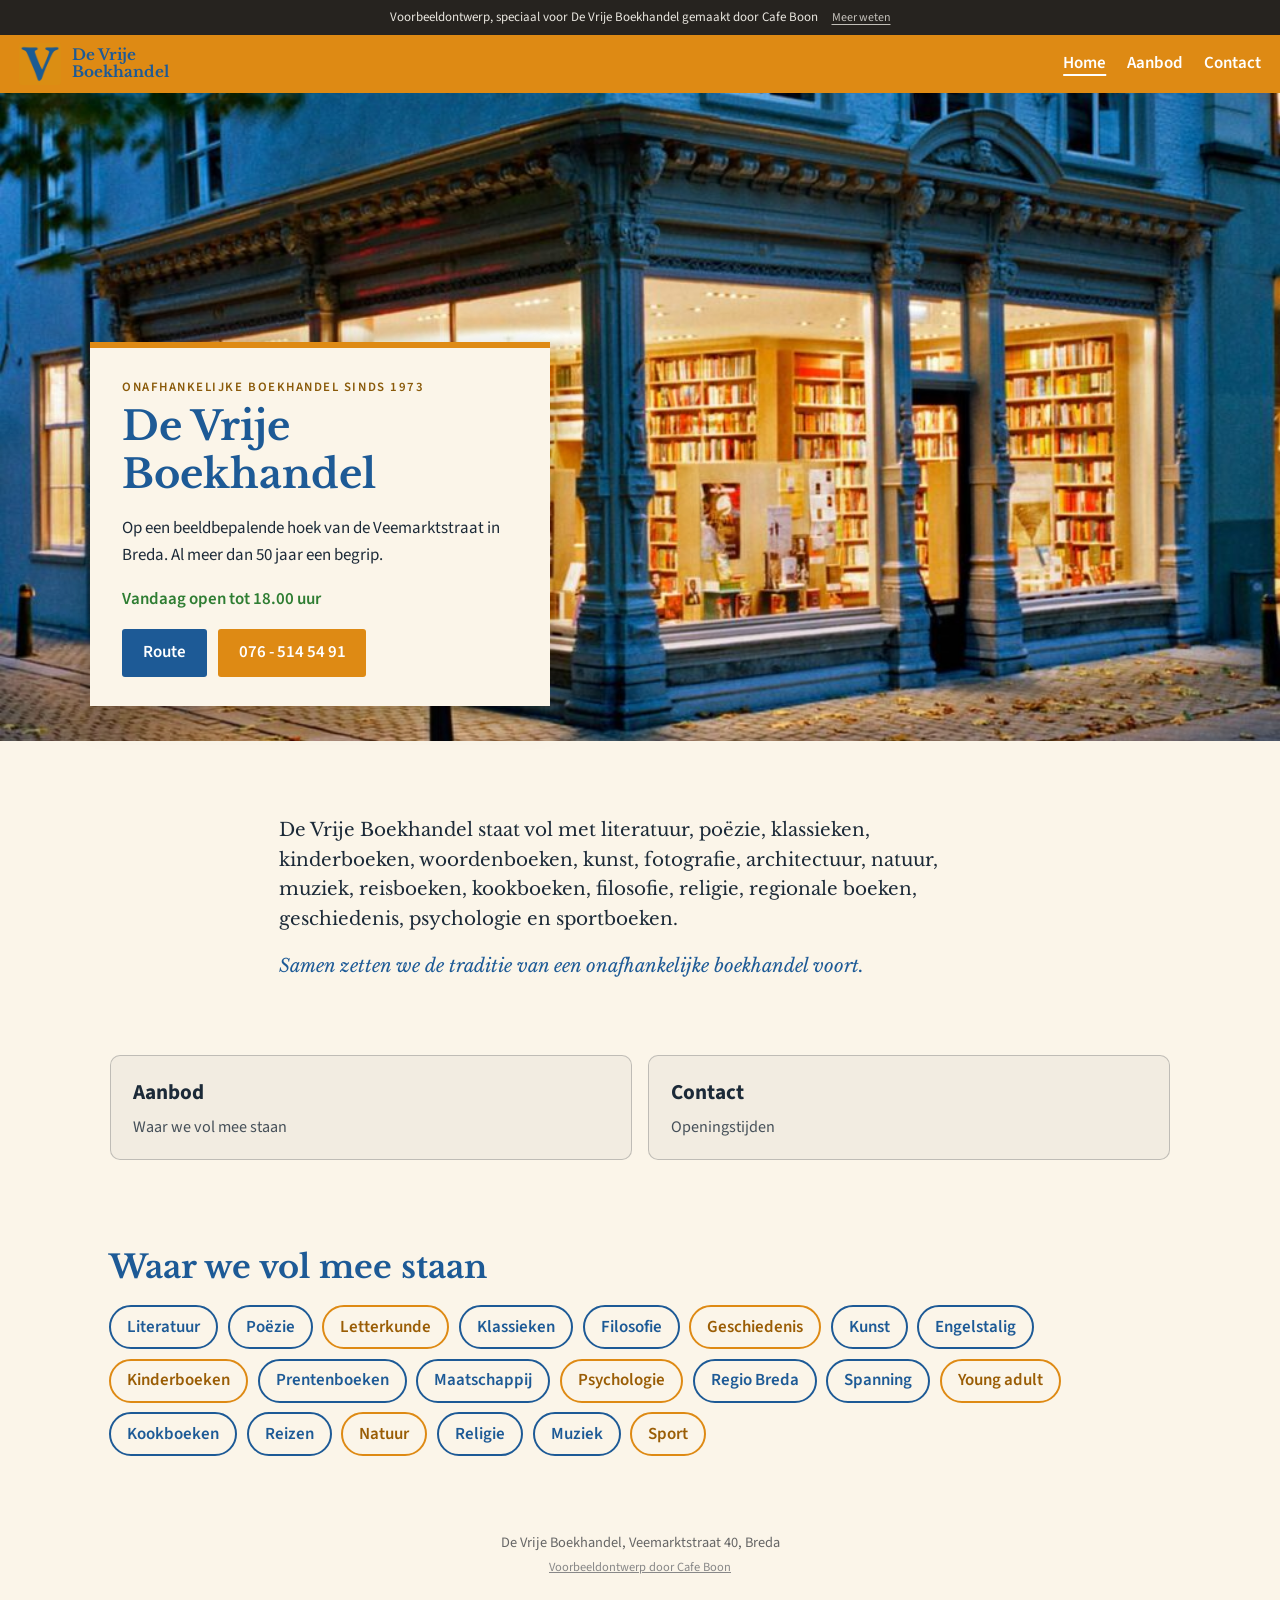
<file: index.html>
<!doctype html>
<html lang="nl">
<head>
<meta charset="utf-8">
<meta name="viewport" content="width=device-width, initial-scale=1">
<meta name="robots" content="noindex">
<title>De Vrije Boekhandel - Veemarktstraat 40 Breda</title>
<meta name="description" content="De Vrije Boekhandel, onafhankelijke boekhandel op een beeldbepalende hoek van de Veemarktstraat in Breda. Open van maandag tot en met zondag.">
<meta property="og:title" content="De Vrije Boekhandel Breda">
<meta property="og:description" content="Onafhankelijke boekhandel sinds 1973, Veemarktstraat 40 in Breda.">
<meta property="og:image" content="images/winkel.jpg">
<link rel="icon" href="images/logo.png">
<link rel="preconnect" href="https://fonts.googleapis.com">
<link rel="preconnect" href="https://fonts.gstatic.com" crossorigin>
<link href="https://fonts.googleapis.com/css2?family=Libre+Baskerville:ital,wght@0,400;0,700;1,400&family=Source+Sans+3:wght@400;600&display=swap" rel="stylesheet">
<link rel="stylesheet" href="style.css">
</head>
<body>
<div class="vb-banner" role="note"><span>Voorbeeldontwerp, speciaal voor De Vrije Boekhandel gemaakt door Cafe Boon</span><a href="https://cafeboon.com">Meer weten</a></div>
<header class="top">
<a class="brand" href="index.html"><img alt="" src="images/logo.png"/><span>De Vrije<br/>Boekhandel</span></a>
<nav><a aria-current="page" href="index.html">Home</a><a href="aanbod.html">Aanbod</a><a href="contact.html">Contact</a></nav>
</header>
<div aria-label="Pagina's" class="sn-bar" role="navigation"><a aria-current="page" class="sn-link" href="index.html">Home</a><a class="sn-link" href="aanbod.html">Aanbod</a><a class="sn-link" href="contact.html">Contact</a></div>
<section class="hero">
<img alt="De Vrije Boekhandel op de hoek van de Veemarktstraat" src="images/winkel.jpg"/>
<div class="hero-card">
<p class="kicker">Onafhankelijke boekhandel sinds 1973</p>
<h1>De Vrije Boekhandel</h1>
<p>Op een beeldbepalende hoek van de Veemarktstraat in Breda. Al meer dan 50 jaar een begrip.</p>
<p class="status" id="status"></p>
<div class="actions">
<a class="btn" href="https://www.google.com/maps/dir/?api=1&amp;destination=Veemarktstraat+40+4811+ZG+Breda">Route</a>
<a class="btn alt" href="tel:+31765145491">076 - 514 54 91</a>
</div>
</div>
</section>
<section class="intro">
<p>De Vrije Boekhandel staat vol met literatuur, poëzie, klassieken, kinderboeken, woordenboeken, kunst, fotografie, architectuur, natuur, muziek, reisboeken, kookboeken, filosofie, religie, regionale boeken, geschiedenis, psychologie en sportboeken.</p>
<p class="trad">Samen zetten we de traditie van een onafhankelijke boekhandel voort.</p>
</section>
<div class="sn-cards"><a class="sn-card" href="aanbod.html"><strong>Aanbod</strong><span>Waar we vol mee staan</span></a><a class="sn-card" href="contact.html"><strong>Contact</strong><span>Openingstijden</span></a></div>
<section class="wrap">
<h2>Waar we vol mee staan</h2>
<ul class="topics">
<li>Literatuur</li><li>Poëzie</li><li>Letterkunde</li><li>Klassieken</li><li>Filosofie</li><li>Geschiedenis</li>
<li>Kunst</li><li>Engelstalig</li><li>Kinderboeken</li><li>Prentenboeken</li><li>Maatschappij</li><li>Psychologie</li>
<li>Regio Breda</li><li>Spanning</li><li>Young adult</li><li>Kookboeken</li><li>Reizen</li><li>Natuur</li>
<li>Religie</li><li>Muziek</li><li>Sport</li>
</ul>
</section>
<footer>
<p>De Vrije Boekhandel, Veemarktstraat 40, Breda</p>
<p class="credit"><a href="https://cafeboon.com">Voorbeeldontwerp door Cafe Boon</a></p>
</footer>
<script>try{(function(){
  var h={1:[12,18],2:[10,18],3:[10,18],4:[10,18],5:[10,18],6:[10,17],0:[12,17]};
  var n=new Date(),d=n.getDay(),m=n.getHours()+n.getMinutes()/60,el=document.getElementById('status');
  var r=document.querySelector('tr[data-d="'+d+'"]');if(r)r.className='today';
  if(m>=h[d][0]&&m<h[d][1]){el.textContent='Vandaag open tot '+h[d][1]+'.00 uur';el.className='status yes'}
  else{el.textContent='Nu gesloten'}
})();}catch(e){}</script>
</body></html>
</file>
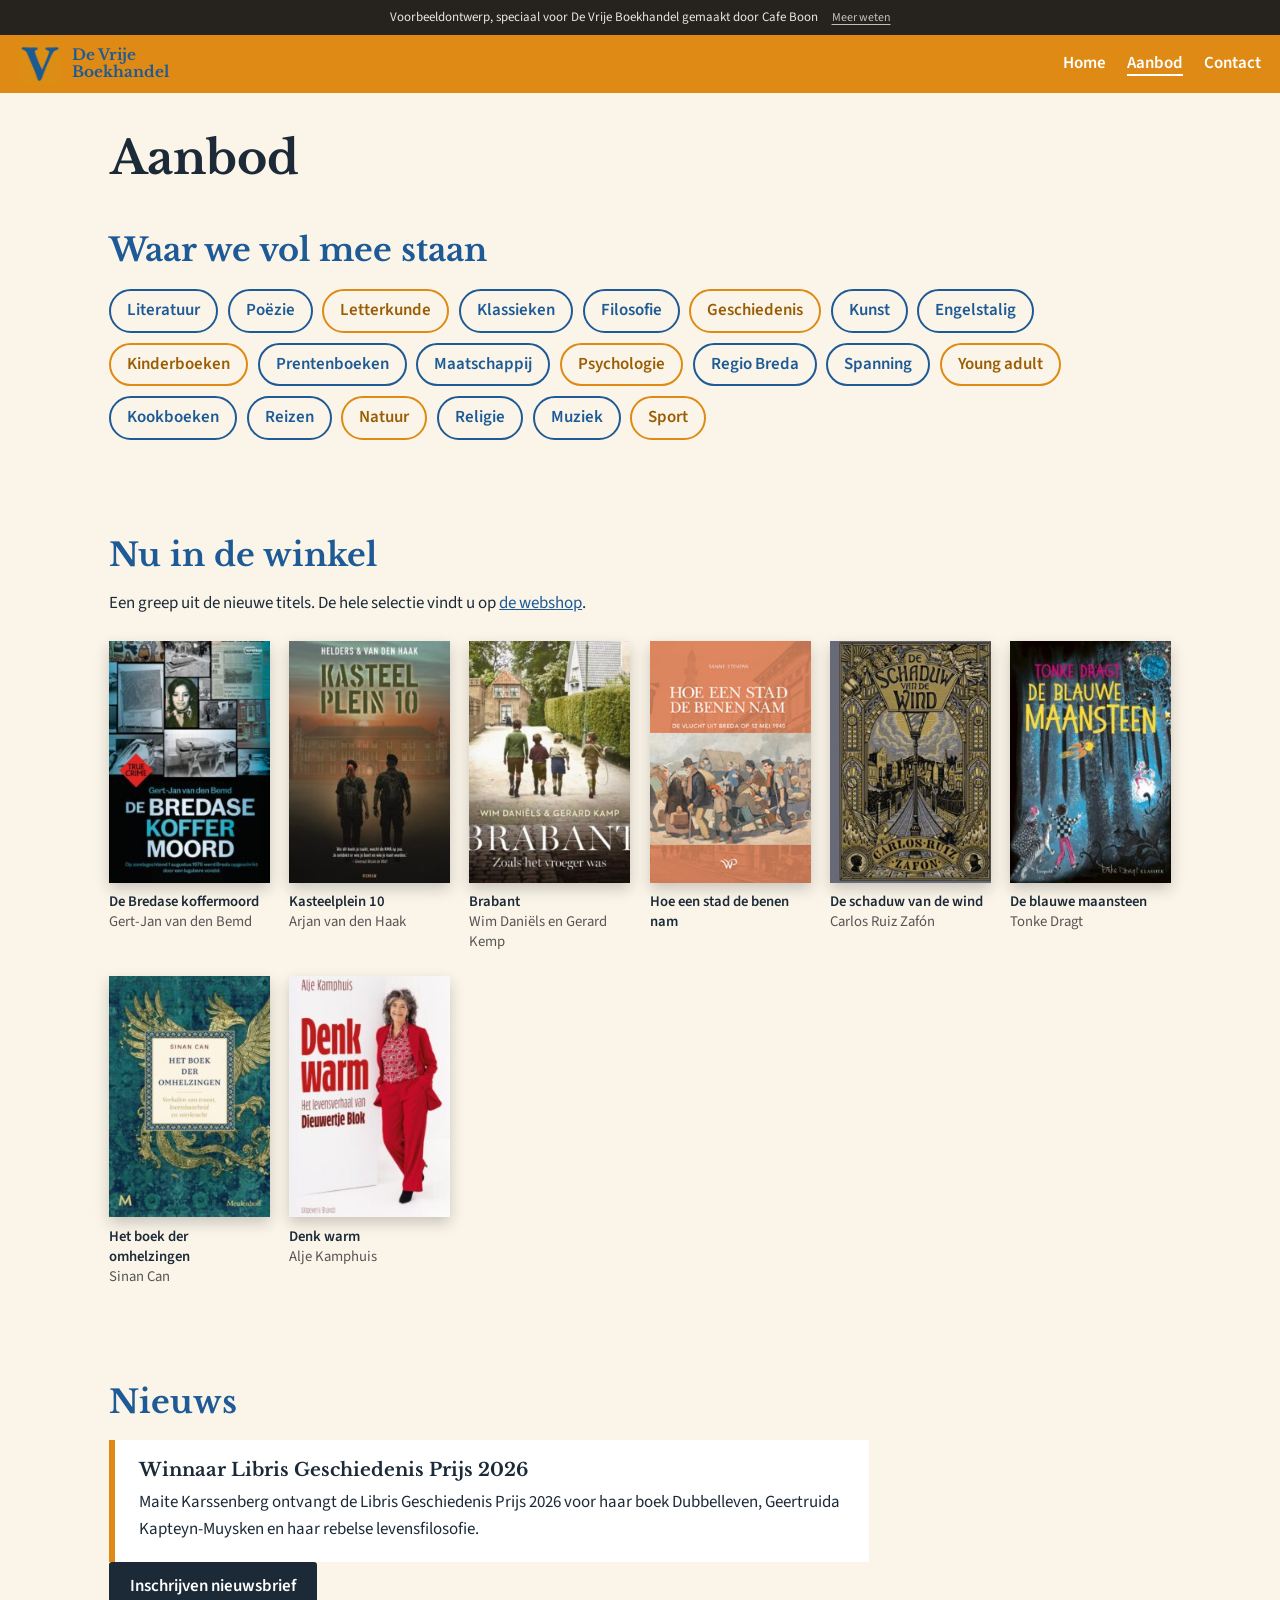
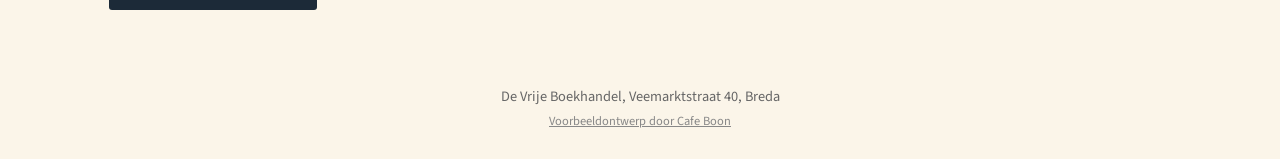
<file: aanbod.html>
<!doctype html>
<html lang="nl">
<head>
<meta charset="utf-8">
<meta name="viewport" content="width=device-width, initial-scale=1">
<meta name="robots" content="noindex">
<title>Aanbod | De Vrije Boekhandel</title>
<meta name="description" content="De Vrije Boekhandel, onafhankelijke boekhandel op een beeldbepalende hoek van de Veemarktstraat in Breda. Open van maandag tot en met zondag.">
<meta property="og:title" content="De Vrije Boekhandel Breda">
<meta property="og:description" content="Onafhankelijke boekhandel sinds 1973, Veemarktstraat 40 in Breda.">
<meta property="og:image" content="images/winkel.jpg">
<link rel="icon" href="images/logo.png">
<link rel="preconnect" href="https://fonts.googleapis.com">
<link rel="preconnect" href="https://fonts.gstatic.com" crossorigin>
<link href="https://fonts.googleapis.com/css2?family=Libre+Baskerville:ital,wght@0,400;0,700;1,400&family=Source+Sans+3:wght@400;600&display=swap" rel="stylesheet">
<link rel="stylesheet" href="style.css">
</head>
<body>
<div class="vb-banner" role="note"><span>Voorbeeldontwerp, speciaal voor De Vrije Boekhandel gemaakt door Cafe Boon</span><a href="https://cafeboon.com">Meer weten</a></div>
<header class="top">
<a class="brand" href="index.html"><img alt="" src="images/logo.png"/><span>De Vrije<br/>Boekhandel</span></a>
<nav><a href="index.html">Home</a><a aria-current="page" href="aanbod.html">Aanbod</a><a href="contact.html">Contact</a></nav>
</header>
<div aria-label="Pagina's" class="sn-bar" role="navigation"><a class="sn-link" href="index.html">Home</a><a aria-current="page" class="sn-link" href="aanbod.html">Aanbod</a><a class="sn-link" href="contact.html">Contact</a></div>
<div class="sn-head"><h1>Aanbod</h1></div>
<section class="wrap" id="onderwerpen">
<h2>Waar we vol mee staan</h2>
<ul class="topics">
<li>Literatuur</li><li>Poëzie</li><li>Letterkunde</li><li>Klassieken</li><li>Filosofie</li><li>Geschiedenis</li>
<li>Kunst</li><li>Engelstalig</li><li>Kinderboeken</li><li>Prentenboeken</li><li>Maatschappij</li><li>Psychologie</li>
<li>Regio Breda</li><li>Spanning</li><li>Young adult</li><li>Kookboeken</li><li>Reizen</li><li>Natuur</li>
<li>Religie</li><li>Muziek</li><li>Sport</li>
</ul>
</section>
<section class="wrap" id="nu">
<h2>Nu in de winkel</h2>
<p class="sub">Een greep uit de nieuwe titels. De hele selectie vindt u op <a href="binnenkort.html">de webshop</a>.</p>
<ul class="shelf">
<li><img alt="De Bredase koffermoord" src="images/covers/9789022343548.jpg"/><span>De Bredase koffermoord<br/><em>Gert-Jan van den Bemd</em></span></li>
<li><img alt="Kasteelplein 10" src="images/covers/9789081739986.jpg"/><span>Kasteelplein 10<br/><em>Arjan van den Haak</em></span></li>
<li><img alt="Brabant" src="images/covers/9789021344096.jpg"/><span>Brabant<br/><em>Wim Daniëls en Gerard Kemp</em></span></li>
<li><img alt="Hoe een stad de benen nam" src="images/covers/9789464566826.jpg"/><span>Hoe een stad de benen nam</span></li>
<li><img alt="De schaduw van de wind" src="images/covers/9789400520684.jpg"/><span>De schaduw van de wind<br/><em>Carlos Ruiz Zafón</em></span></li>
<li><img alt="De blauwe maansteen" src="images/covers/9789025890926.jpg"/><span>De blauwe maansteen<br/><em>Tonke Dragt</em></span></li>
<li><img alt="Het boek der omhelzingen" src="images/covers/9789089684578.jpg"/><span>Het boek der omhelzingen<br/><em>Sinan Can</em></span></li>
<li><img alt="Denk warm" src="images/covers/9789493319608.jpg"/><span>Denk warm<br/><em>Alje Kamphuis</em></span></li>
</ul>
</section>
<section class="news wrap">
<h2>Nieuws</h2>
<article>
<h3>Winnaar Libris Geschiedenis Prijs 2026</h3>
<p>Maite Karssenberg ontvangt de Libris Geschiedenis Prijs 2026 voor haar boek Dubbelleven, Geertruida Kapteyn-Muysken en haar rebelse levensfilosofie.</p>
</article>
<p><a class="btn alt dark" href="nieuwsbrief.html">Inschrijven nieuwsbrief</a></p>
</section>
<footer>
<p>De Vrije Boekhandel, Veemarktstraat 40, Breda</p>
<p class="credit"><a href="https://cafeboon.com">Voorbeeldontwerp door Cafe Boon</a></p>
</footer>
<script>try{(function(){
  var h={1:[12,18],2:[10,18],3:[10,18],4:[10,18],5:[10,18],6:[10,17],0:[12,17]};
  var n=new Date(),d=n.getDay(),m=n.getHours()+n.getMinutes()/60,el=document.getElementById('status');
  var r=document.querySelector('tr[data-d="'+d+'"]');if(r)r.className='today';
  if(m>=h[d][0]&&m<h[d][1]){el.textContent='Vandaag open tot '+h[d][1]+'.00 uur';el.className='status yes'}
  else{el.textContent='Nu gesloten'}
})();}catch(e){}</script>
</body></html>
</file>
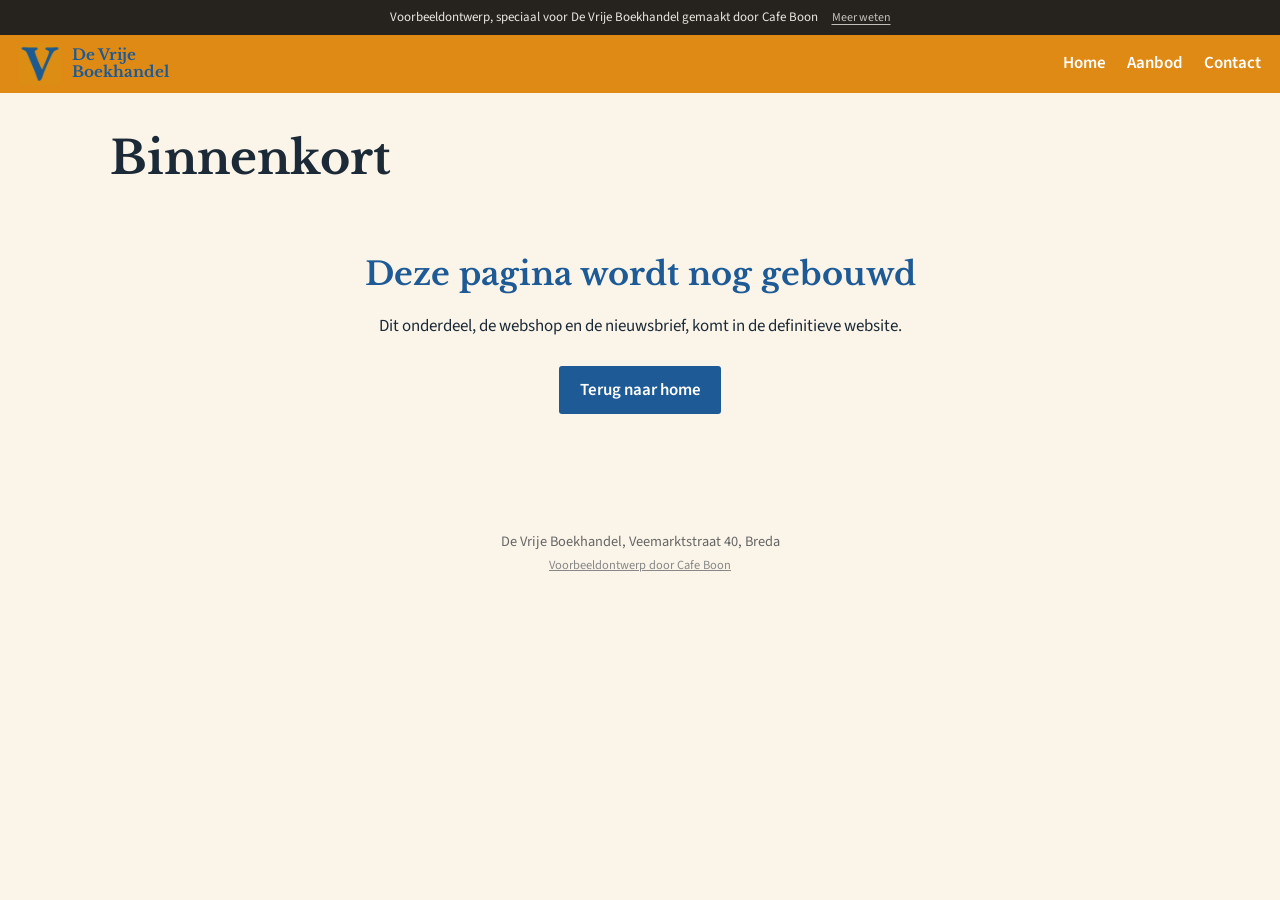
<file: binnenkort.html>
<!doctype html>
<html lang="nl">
<head>
<meta charset="utf-8">
<meta name="viewport" content="width=device-width, initial-scale=1">
<meta name="robots" content="noindex">
<title>Binnenkort | De Vrije Boekhandel</title>
<meta name="description" content="De Vrije Boekhandel, onafhankelijke boekhandel op een beeldbepalende hoek van de Veemarktstraat in Breda. Open van maandag tot en met zondag.">
<meta property="og:title" content="De Vrije Boekhandel Breda">
<meta property="og:description" content="Onafhankelijke boekhandel sinds 1973, Veemarktstraat 40 in Breda.">
<meta property="og:image" content="images/winkel.jpg">
<link rel="icon" href="images/logo.png">
<link rel="preconnect" href="https://fonts.googleapis.com">
<link rel="preconnect" href="https://fonts.gstatic.com" crossorigin>
<link href="https://fonts.googleapis.com/css2?family=Libre+Baskerville:ital,wght@0,400;0,700;1,400&family=Source+Sans+3:wght@400;600&display=swap" rel="stylesheet">
<link rel="stylesheet" href="style.css">
</head>
<body>
<div class="vb-banner" role="note"><span>Voorbeeldontwerp, speciaal voor De Vrije Boekhandel gemaakt door Cafe Boon</span><a href="https://cafeboon.com">Meer weten</a></div>
<header class="top">
<a class="brand" href="index.html"><img alt="" src="images/logo.png"/><span>De Vrije<br/>Boekhandel</span></a>
<nav><a href="index.html">Home</a><a href="aanbod.html">Aanbod</a><a href="contact.html">Contact</a></nav>
</header>
<div aria-label="Pagina's" class="sn-bar" role="navigation"><a class="sn-link" href="index.html">Home</a><a class="sn-link" href="aanbod.html">Aanbod</a><a class="sn-link" href="contact.html">Contact</a></div>
<div class="sn-head"><h1>Binnenkort</h1></div>
<section class="binnenkort"><div class="wrap" style="padding:72px 0;text-align:center"><h2>Deze pagina wordt nog gebouwd</h2><p style="max-width:34em;margin:14px auto 26px">Dit onderdeel, de webshop en de nieuwsbrief, komt in de definitieve website.</p><p><a class="btn" href="index.html">Terug naar home</a></p></div></section>
<footer>
<p>De Vrije Boekhandel, Veemarktstraat 40, Breda</p>
<p class="credit"><a href="https://cafeboon.com">Voorbeeldontwerp door Cafe Boon</a></p>
</footer>
</body></html>
</file>
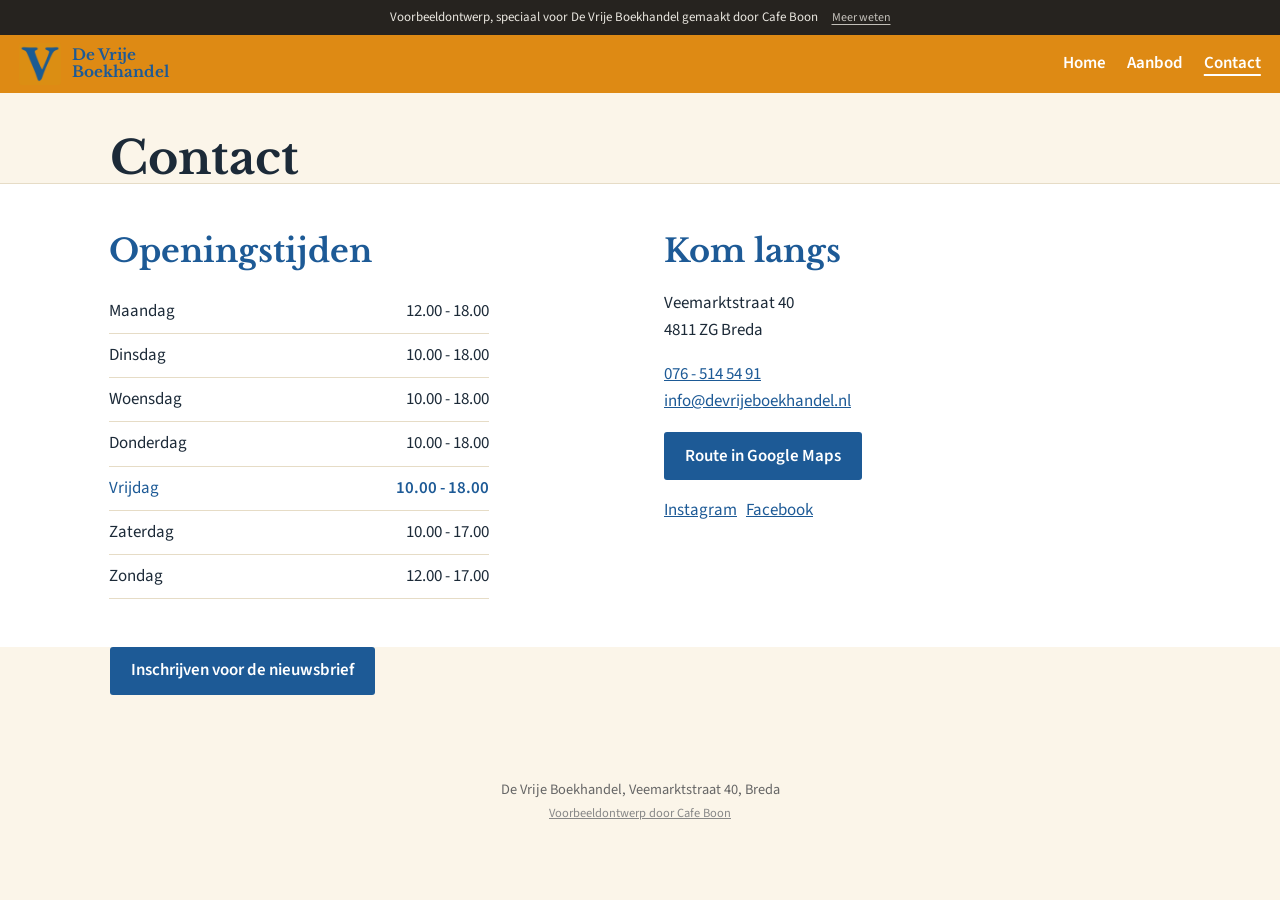
<file: contact.html>
<!doctype html>
<html lang="nl">
<head>
<meta charset="utf-8">
<meta name="viewport" content="width=device-width, initial-scale=1">
<meta name="robots" content="noindex">
<title>Contact | De Vrije Boekhandel</title>
<meta name="description" content="De Vrije Boekhandel, onafhankelijke boekhandel op een beeldbepalende hoek van de Veemarktstraat in Breda. Open van maandag tot en met zondag.">
<meta property="og:title" content="De Vrije Boekhandel Breda">
<meta property="og:description" content="Onafhankelijke boekhandel sinds 1973, Veemarktstraat 40 in Breda.">
<meta property="og:image" content="images/winkel.jpg">
<link rel="icon" href="images/logo.png">
<link rel="preconnect" href="https://fonts.googleapis.com">
<link rel="preconnect" href="https://fonts.gstatic.com" crossorigin>
<link href="https://fonts.googleapis.com/css2?family=Libre+Baskerville:ital,wght@0,400;0,700;1,400&family=Source+Sans+3:wght@400;600&display=swap" rel="stylesheet">
<link rel="stylesheet" href="style.css">
</head>
<body>
<div class="vb-banner" role="note"><span>Voorbeeldontwerp, speciaal voor De Vrije Boekhandel gemaakt door Cafe Boon</span><a href="https://cafeboon.com">Meer weten</a></div>
<header class="top">
<a class="brand" href="index.html"><img alt="" src="images/logo.png"/><span>De Vrije<br/>Boekhandel</span></a>
<nav><a href="index.html">Home</a><a href="aanbod.html">Aanbod</a><a aria-current="page" href="contact.html">Contact</a></nav>
</header>
<div aria-label="Pagina's" class="sn-bar" role="navigation"><a class="sn-link" href="index.html">Home</a><a class="sn-link" href="aanbod.html">Aanbod</a><a aria-current="page" class="sn-link" href="contact.html">Contact</a></div>
<div class="sn-head"><h1>Contact</h1></div>
<section class="visit" id="openingstijden">
<div class="wrap two">
<div>
<h2>Openingstijden</h2>
<table>
<tr data-d="1"><th>Maandag</th><td>12.00 - 18.00</td></tr>
<tr data-d="2"><th>Dinsdag</th><td>10.00 - 18.00</td></tr>
<tr data-d="3"><th>Woensdag</th><td>10.00 - 18.00</td></tr>
<tr data-d="4"><th>Donderdag</th><td>10.00 - 18.00</td></tr>
<tr data-d="5"><th>Vrijdag</th><td>10.00 - 18.00</td></tr>
<tr data-d="6"><th>Zaterdag</th><td>10.00 - 17.00</td></tr>
<tr data-d="0"><th>Zondag</th><td>12.00 - 17.00</td></tr>
</table>
</div>
<div>
<h2>Kom langs</h2>
<p>Veemarktstraat 40<br/>4811 ZG Breda</p>
<p><a href="tel:+31765145491">076 - 514 54 91</a><br/><a href="mailto:info@devrijeboekhandel.nl">info@devrijeboekhandel.nl</a></p>
<p><a class="btn" href="https://www.google.com/maps/dir/?api=1&amp;destination=Veemarktstraat+40+4811+ZG+Breda">Route in Google Maps</a></p>
<p><a href="https://www.instagram.com/vrijeboekhandelbreda/">Instagram</a>   <a href="https://www.facebook.com/VrijeBoekhandel/">Facebook</a></p>
</div>
</div>
</section>
<section class="sn-formsec sn-formlink"><div class="sn-formwrap"><a class="btn" href="nieuwsbrief.html">Inschrijven voor de nieuwsbrief</a></div></section>
<footer>
<p>De Vrije Boekhandel, Veemarktstraat 40, Breda</p>
<p class="credit"><a href="https://cafeboon.com">Voorbeeldontwerp door Cafe Boon</a></p>
</footer>
<script>try{(function(){
  var h={1:[12,18],2:[10,18],3:[10,18],4:[10,18],5:[10,18],6:[10,17],0:[12,17]};
  var n=new Date(),d=n.getDay(),m=n.getHours()+n.getMinutes()/60,el=document.getElementById('status');
  var r=document.querySelector('tr[data-d="'+d+'"]');if(r)r.className='today';
  if(m>=h[d][0]&&m<h[d][1]){el.textContent='Vandaag open tot '+h[d][1]+'.00 uur';el.className='status yes'}
  else{el.textContent='Nu gesloten'}
})();}catch(e){}</script>
</body></html>
</file>
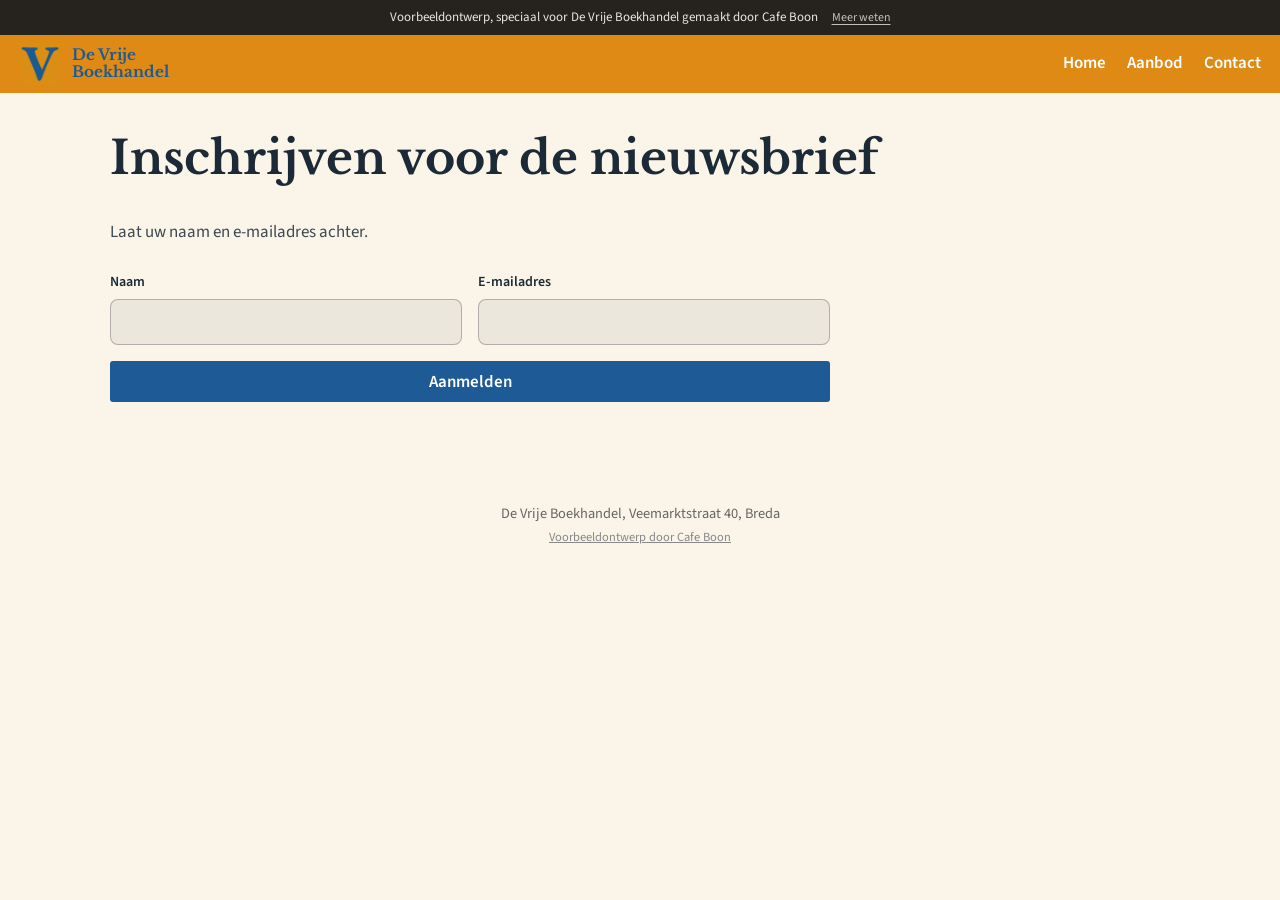
<file: nieuwsbrief.html>
<!doctype html>
<html lang="nl">
<head>
<meta charset="utf-8">
<meta name="viewport" content="width=device-width, initial-scale=1">
<meta name="robots" content="noindex">
<title>Inschrijven voor de nieuwsbrief | De Vrije Boekhandel</title>
<meta name="description" content="Inschrijven voor de nieuwsbrief bij De Vrije Boekhandel.">
<meta property="og:title" content="De Vrije Boekhandel Breda">
<meta property="og:description" content="Onafhankelijke boekhandel sinds 1973, Veemarktstraat 40 in Breda.">
<meta property="og:image" content="images/winkel.jpg">
<link rel="icon" href="images/logo.png">
<link rel="preconnect" href="https://fonts.googleapis.com">
<link rel="preconnect" href="https://fonts.gstatic.com" crossorigin>
<link href="https://fonts.googleapis.com/css2?family=Libre+Baskerville:ital,wght@0,400;0,700;1,400&family=Source+Sans+3:wght@400;600&display=swap" rel="stylesheet">
<link rel="stylesheet" href="style.css">
</head>
<body>
<div class="vb-banner" role="note"><span>Voorbeeldontwerp, speciaal voor De Vrije Boekhandel gemaakt door Cafe Boon</span><a href="https://cafeboon.com">Meer weten</a></div>
<header class="top">
<a class="brand" href="index.html"><img alt="" src="images/logo.png"/><span>De Vrije<br/>Boekhandel</span></a>
<nav><a href="index.html">Home</a><a href="aanbod.html">Aanbod</a><a href="contact.html">Contact</a></nav>
</header>
<div aria-label="Pagina's" class="sn-bar" role="navigation"><a class="sn-link" href="index.html">Home</a><a class="sn-link" href="aanbod.html">Aanbod</a><a class="sn-link" href="contact.html">Contact</a></div>
<div class="sn-head"><h1>Inschrijven voor de nieuwsbrief</h1></div>
<section class="sn-formsec" id="formulier"><div class="sn-formwrap"><p class="sn-lead">Laat uw naam en e-mailadres achter.</p><form class="sn-form" id="sn-form"><div class="sn-field"><label for="naam">Naam</label><input id="naam" name="naam" type="text" required autocomplete="name"></div><div class="sn-field"><label for="email">E-mailadres</label><input id="email" name="email" type="email" required autocomplete="email"></div><div class="sn-field full"><button class="btn" type="submit">Aanmelden</button></div></form></div></section>
<script>(function(){var f=document.getElementById('sn-form');if(!f)return;f.addEventListener('submit',function(e){e.preventDefault();if(!f.checkValidity()){f.reportValidity();return;}var d=document.createElement('div');d.className='sn-done';d.setAttribute('role','status');d.tabIndex=-1;d.innerHTML='<h2>Bedankt voor uw aanmelding</h2><p>Dit is een voorbeeldwebsite van Cafe Boon. Uw aanmelding is daarom niet verstuurd. Neem voor een echte aanmelding contact op via <a href="tel:+31765145491">076 - 514 54 91</a>.</p>';f.parentNode.replaceChild(d,f);d.focus();});})();</script>
<footer>
<p>De Vrije Boekhandel, Veemarktstraat 40, Breda</p>
<p class="credit"><a href="https://cafeboon.com">Voorbeeldontwerp door Cafe Boon</a></p>
</footer>
<script>try{(function(){
  var h={1:[12,18],2:[10,18],3:[10,18],4:[10,18],5:[10,18],6:[10,17],0:[12,17]};
  var n=new Date(),d=n.getDay(),m=n.getHours()+n.getMinutes()/60,el=document.getElementById('status');
  var r=document.querySelector('tr[data-d="'+d+'"]');if(r)r.className='today';
  if(m>=h[d][0]&&m<h[d][1]){el.textContent='Vandaag open tot '+h[d][1]+'.00 uur';el.className='status yes'}
  else{el.textContent='Nu gesloten'}
})();}catch(e){}</script>
</body></html>
</file>
<file: style.css>
:root{--orange:#de8a14;--blue:#1d5a96;--ink:#1c2a38;--cream:#fbf5e9;--line:#e6dcc6}
*{box-sizing:border-box}
body{margin:0;font-family:"Source Sans 3",sans-serif;font-size:1.06rem;color:var(--ink);background:var(--cream);line-height:1.6}
h1,h2,h3{font-family:"Libre Baskerville",serif;line-height:1.2;margin:0 0 .6em}
h2{font-size:clamp(1.5rem,3.5vw,2rem);color:var(--blue)}
a{color:var(--blue)}
.top{display:flex;align-items:center;justify-content:space-between;padding:.5rem 1.2rem;background:var(--orange);position:sticky;top:0;z-index:5}
.brand{display:flex;align-items:center;gap:.7rem;text-decoration:none;color:var(--blue);font-family:"Libre Baskerville",serif;font-weight:700;line-height:1.1;font-size:.95rem}
.brand img{height:42px;border-radius:3px}
.top nav a{color:#fff;text-decoration:none;margin-left:1.3rem;font-weight:600}
.hero{position:relative;height:72vh;min-height:420px;background:#223}
.hero>img{width:100%;height:100%;object-fit:cover;display:block}
.hero-card{position:absolute;left:max(1.2rem,calc((100vw - 1100px)/2));bottom:2.2rem;background:var(--cream);padding:1.8rem 2rem;max-width:460px;border-top:6px solid var(--orange);box-shadow:0 10px 30px rgba(0,0,0,.25)}
.hero-card h1{font-size:clamp(1.8rem,4.5vw,2.5rem);color:var(--blue);margin:.1em 0 .4em}
.kicker{font-size:.8rem;text-transform:uppercase;letter-spacing:.12em;font-weight:600;margin:0;color:#8a5a0a}
.status{font-weight:600;margin:.2rem 0 1rem;color:#777}.status.yes{color:#2e7d32}
.actions{display:flex;gap:.7rem;flex-wrap:wrap}
.btn{display:inline-block;background:var(--blue);color:#fff;padding:.65rem 1.3rem;text-decoration:none;font-weight:600;border-radius:3px}
.btn.alt{background:var(--orange);color:#fff}.btn.dark{background:var(--ink)}
.intro{max-width:760px;margin:0 auto;padding:3.5rem 1.2rem 1rem;font-family:"Libre Baskerville",serif;font-size:1.15rem}
.trad{font-style:italic;color:var(--blue)}
.wrap{max-width:1100px;margin:0 auto;padding:3rem 1.2rem}
.topics{list-style:none;padding:0;margin:0;display:flex;flex-wrap:wrap;gap:.6rem}
.topics li{border:2px solid var(--blue);color:var(--blue);padding:.4rem 1rem;border-radius:999px;font-weight:600}
.topics li:nth-child(3n){border-color:var(--orange);color:#9a5d05}
.sub{margin-top:-.2rem}
.shelf{list-style:none;padding:0;margin:1.5rem 0 0;display:grid;grid-template-columns:repeat(auto-fill,minmax(150px,1fr));gap:1.5rem 1.2rem}
.shelf img{width:100%;aspect-ratio:2/3;object-fit:cover;display:block;box-shadow:0 6px 14px rgba(0,0,0,.2);background:#ddd}
.shelf span{display:block;margin-top:.6rem;font-size:.92rem;line-height:1.35;font-weight:600}
.shelf em{font-weight:400;font-style:normal;color:#555}
.news article{background:#fff;border-left:6px solid var(--orange);padding:1.2rem 1.5rem;max-width:760px}
.news h3{font-size:1.15rem;margin-bottom:.4em}.news p{margin:0}
.visit{background:#fff;border-top:1px solid var(--line)}
.two{display:grid;grid-template-columns:1fr 1fr;gap:3rem}
table{border-collapse:collapse;width:100%;max-width:380px}
th{text-align:left;font-weight:400}td{text-align:right}
th,td{padding:.5rem 0;border-bottom:1px solid var(--line)}
tr.today{font-weight:600;color:var(--blue)}
footer{text-align:center;padding:1.5rem 1rem;font-size:.9rem;color:#666;background:var(--cream)}
footer p{margin:.2rem}.credit{font-size:.78rem}.credit a{color:#888}
@media(max-width:760px){
.top nav{display:none}
.hero{height:auto;min-height:0}.hero>img{height:260px}
.hero-card{position:static;max-width:none;box-shadow:none}
.two{grid-template-columns:1fr;gap:2rem}}
/* sitenav:start */
.sn-bar{display:none;gap:6px;overflow-x:auto;white-space:nowrap;-webkit-overflow-scrolling:touch;padding:8px 12px;background:inherit;color:inherit;font:inherit;line-height:1.2;border-bottom:1px solid rgba(128,128,128,.35);box-sizing:border-box;max-width:100%}
.sn-bar a.sn-link{flex:0 0 auto;padding:9px 15px;border-radius:999px;color:inherit;text-decoration:none;font-size:15px;font-weight:600;letter-spacing:0;text-transform:none;margin:0}
.sn-bar a.sn-link[aria-current="page"]{background:rgba(128,128,128,.2);box-shadow:inset 0 -2px 0 currentColor}
@media(max-width:760px){.sn-bar{display:flex}}
nav a[aria-current="page"]:not(.cta):not(.btn):not(.call){text-decoration:underline;text-underline-offset:6px;text-decoration-thickness:2px}
.sn-head{max-width:1100px;margin:0 auto;padding:40px 20px 0;box-sizing:border-box}
.sn-head h1{margin:0;color:inherit;font-size:clamp(30px,5vw,46px);line-height:1.1}
.sn-cards{max-width:1100px;margin:0 auto;padding:40px 20px;display:grid;grid-template-columns:repeat(auto-fit,minmax(230px,1fr));gap:16px;box-sizing:border-box}
.sn-card{display:block;padding:20px 22px;border:1px solid rgba(128,128,128,.45);border-radius:10px;background:rgba(128,128,128,.07);color:inherit;text-decoration:none;min-width:0}
.sn-card strong{display:block;font-size:1.25em;margin:0 0 6px;color:inherit}
.sn-card span{display:block;opacity:.8;font-size:.95em;line-height:1.4}
.sn-card:hover,.sn-card:focus-visible{border-color:currentColor}
/* sitenav:end */
/* voorbeeld-formulier:start */
@layer sn{.sn-form button.btn{border:0;font:inherit;cursor:pointer;line-height:1.2}}
.sn-formsec{padding:36px 0 72px}
.sn-formwrap{max-width:1100px;margin:0 auto;padding:0 20px;box-sizing:border-box}
.sn-formwrap>h2{margin:0 0 12px}
.sn-formwrap>.sn-lead,.sn-formwrap>.sn-form,.sn-formwrap>.sn-done{max-width:720px}
.sn-formwrap .sn-lead{margin:0 0 24px;opacity:.85}
.sn-form{display:grid;grid-template-columns:1fr 1fr;gap:16px}
.sn-field{display:flex;flex-direction:column;gap:6px;min-width:0;text-align:left}
.sn-field.full{grid-column:1/-1}
.sn-field label{font-size:14px;font-weight:600}
.sn-field input,.sn-field select,.sn-field textarea{font:inherit;font-size:16px;line-height:1.4;color:inherit;background:rgba(128,128,128,.12);border:1px solid rgba(128,128,128,.55);border-radius:8px;padding:11px 12px;width:100%;box-sizing:border-box;min-width:0;max-width:100%;-webkit-appearance:none;appearance:none}
.sn-field select{background-image:linear-gradient(45deg,transparent 50%,currentColor 50%),linear-gradient(135deg,currentColor 50%,transparent 50%);background-position:calc(100% - 20px) 50%,calc(100% - 15px) 50%;background-size:5px 5px;background-repeat:no-repeat;padding-right:38px}
.sn-field select option{color:#111;background:#fff}
.sn-field textarea{resize:vertical}
.sn-field input:focus,.sn-field select:focus,.sn-field textarea:focus{outline:2px solid currentColor;outline-offset:1px}
.sn-done{padding:28px;border:1px solid rgba(128,128,128,.55);border-radius:12px;background:rgba(128,128,128,.1)}
.sn-done h2{margin:0 0 10px}
.sn-done p{margin:0}
.sn-done a{text-decoration:underline;text-underline-offset:3px;font-weight:600}
.sn-formlink{padding:0 0 56px}
@media(max-width:640px){.sn-form{grid-template-columns:1fr}.sn-formsec{padding:24px 0 56px}}
/* voorbeeld-formulier:end */
/* voorbeeldbanner:start */
.vb-banner{display:flex;flex-wrap:wrap;justify-content:center;align-items:baseline;gap:2px 14px;padding:8px 16px;background:#26231f;color:#e9e6df;font-size:13px;line-height:1.45;letter-spacing:0;text-transform:none;font-weight:400;text-align:center;position:relative;z-index:1000}
.vb-banner a{color:inherit;opacity:.8;text-decoration:underline;text-underline-offset:3px;font-size:12px;font-weight:400;white-space:nowrap;letter-spacing:0;text-transform:none}
.vb-banner a:hover{opacity:1}
/* voorbeeldbanner:end */
</file>
